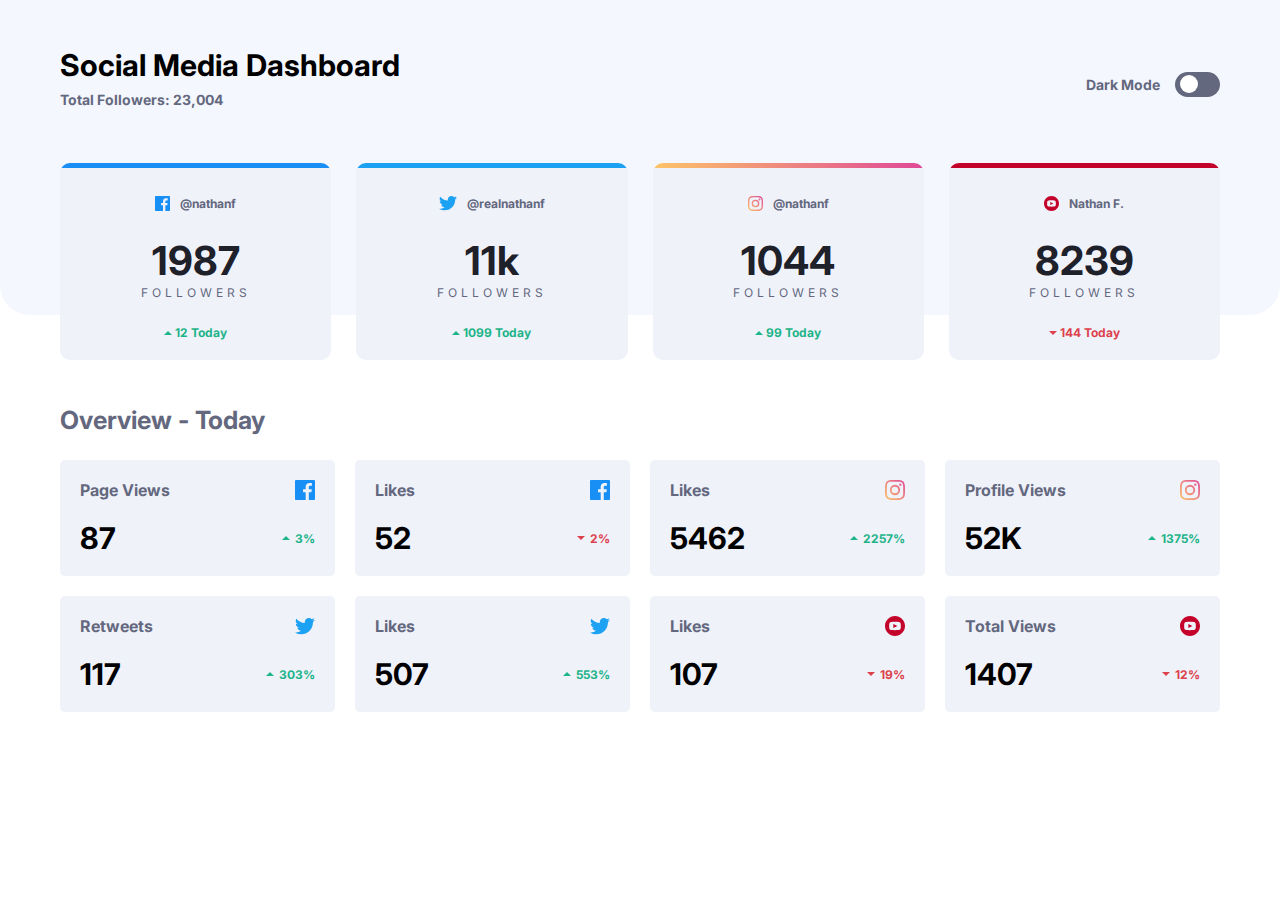
<file: index.html>
<!DOCTYPE html>
<html lang="en">
	<head>
		<meta charset="UTF-8" />
		<meta name="viewport" content="width=device-width, initial-scale=1.0" />
		<link
			rel="icon"
			type="image/png"
			sizes="32x32"
			href="./images/favicon-32x32.png" />

		<title>Frontend Mentor | Social Media Dashboard</title>
		<link rel="stylesheet" href="./css/style.css" />
		<script type="module" defer src="./js/script.js"></script>
	</head>
	<body>
		<div class="container">
			<header class="header">
				<article class="header__left">
					<h1 class="primary-heading">Social Media Dashboard</h1>
					<p class="secondary-heading">Total Followers: 23,004</p>
				</article>
				<article class="header__right">
					<p class="header__right__text">Dark Mode</p>
					<div class="switch" data-theme="dark">
						<div class="circle"></div>
					</div>
				</article>
			</header>
			<main class="main">
				<section class="stats stats--social-media">
					<div class="stats__container"></div>
				</section>
				<section class="overview overview--social-media">
					<h2 class="overview__heading">Overview - Today</h2>
					<div class="overview__container">
						<div class="overview__card">
							<div class="overview__top">
								<p class="overview__top__text">Page Views</p>
								<img
									src="./images/icon-facebook.svg"
									alt="facebook icon" />
							</div>
							<div class="overview__bottom">
								<p class="overview__bottom__number">86</p>
								<p class="overview__bottom__today">
									<img
										src="./images/icon-up.svg"
										alt="up arrow icon" />
									3%
								</p>
							</div>
						</div>
					</div>
				</section>
			</main>
		</div>
	</body>
</html>

<!-- 						<article class="card card--stats card--facebook">
							<p class="card__name">
								<img
									src="./images/icon-facebook.svg"
									alt="facebook icon" />
								@nathanf
							</p>
							<p class="card__followers">
								<span class="card__followers__number">
									1987
								</span>
								<span class="card__followers__text">
									Followers
								</span>
							</p>
							<p class="card__today">
								<img
									src="./images/icon-up.svg"
									alt="up arrow icon" />
								12 Today
							</p>
						</article> -->
</file>
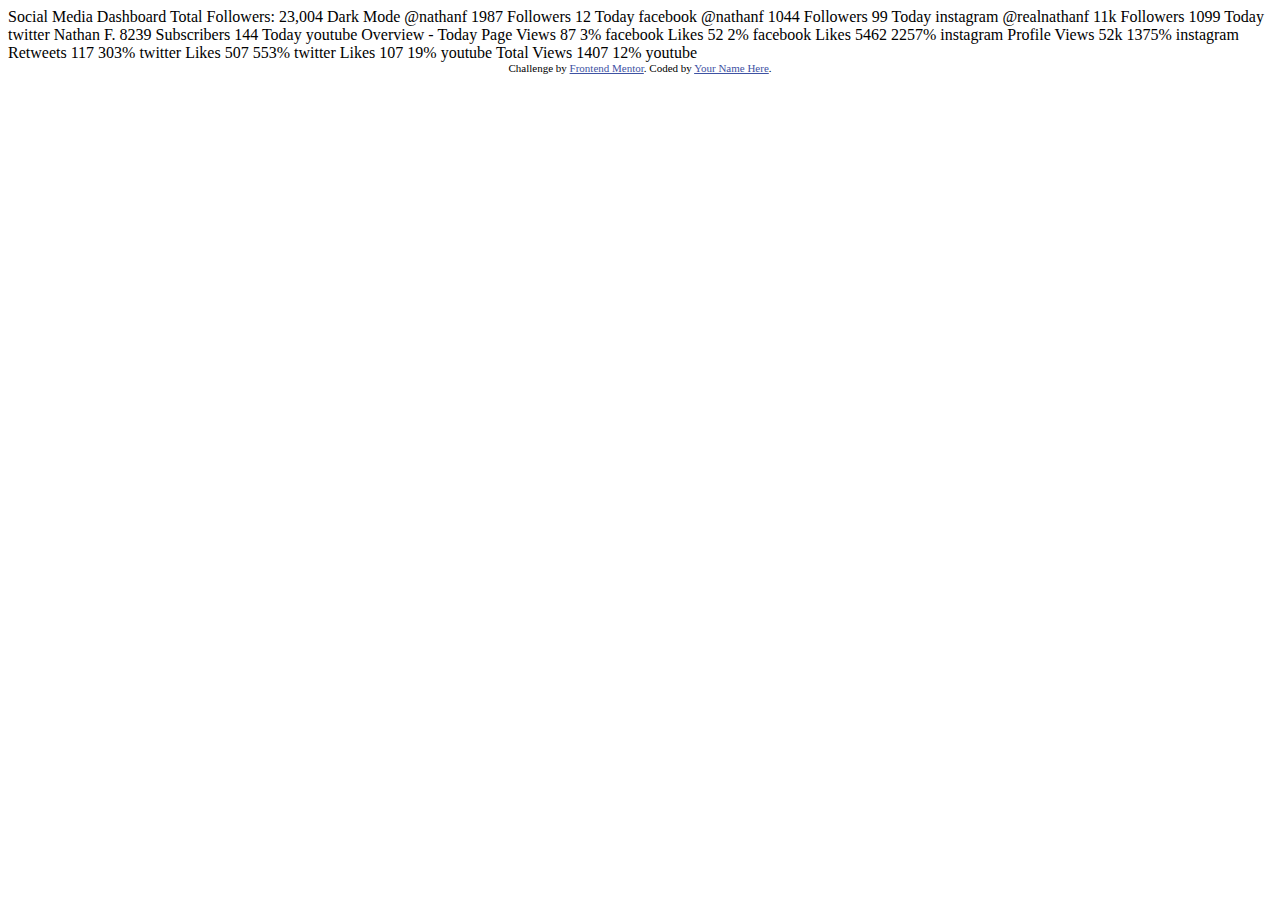
<file: index-copy.html>
<!DOCTYPE html>
<html lang="en">
<head>
  <meta charset="UTF-8">
  <meta name="viewport" content="width=device-width, initial-scale=1.0"> <!-- displays site properly based on user's device -->

  <link rel="icon" type="image/png" sizes="32x32" href="./images/favicon-32x32.png">
  
  <title>Frontend Mentor | [Challenge Name Here]</title>

  <!-- Feel free to remove these styles or customise in your own stylesheet 👍 -->
  <style>
    .attribution { font-size: 11px; text-align: center; }
    .attribution a { color: hsl(228, 45%, 44%); }
  </style>
</head>
<body>

  Social Media Dashboard
  Total Followers: 23,004

  Dark Mode

  

  @nathanf
  1987
  Followers
  12 Today
  facebook

  @nathanf
  1044
  Followers
  99 Today
  instagram

  @realnathanf
  11k
  Followers
  1099 Today
  twitter

  Nathan F.
  8239
  Subscribers
  144 Today
  youtube



  Overview - Today

  Page Views
  87
  3%
  facebook

  Likes
  52
  2%
  facebook

  Likes
  5462
  2257%
  instagram

  Profile Views
  52k
  1375%
  instagram

  Retweets
  117
  303%
  twitter

  Likes
  507
  553%
  twitter

  Likes
  107
  19%
  youtube

  Total Views
  1407
  12%
  youtube
  
  <div class="attribution">
    Challenge by <a href="https://www.frontendmentor.io?ref=challenge" target="_blank">Frontend Mentor</a>. 
    Coded by <a href="#">Your Name Here</a>.
  </div>
</body>
</html>
</file>
<file: css/style.css>
@import url("https://fonts.googleapis.com/css2?family=Inter:wght@400;700&display=swap");
:root {
  --clr-primary-01: hsl(163, 72%, 41%);
  --clr-primary-02: hsl(356, 69%, 56%);
  --clr-facebook: hsl(208, 92%, 53%);
  --clr-twitter: hsl(203, 89%, 53%);
  --clr-instagram: linear-gradient(
  	to right,
  	hsl(37, 97%, 70%),
  	hsl(329, 70%, 58%)
  );
  --clr-youtube: hsl(348, 97%, 39%);
  /* DARK THEME */
  --clr-dark-theme-01: hsl(230, 17%, 14%);
  --clr-dark-theme-02: hsl(232, 19%, 15%);
  --clr-dark-theme-03: hsl(228, 28%, 20%);
  --clr-dark-theme-text: hsl(228, 34%, 66%);
  --clr-dark-theme-white-text: hsl(0, 0%, 100%);
  --clr-dark-theme-toggle: hsl(230, 22%, 74%);
  /* LIGHT THEME */
  --clr-light-theme-01: hsl(0, 0%, 100%);
  --clr-light-theme-02: hsl(225, 100%, 98%);
  --clr-light-theme-03: hsl(227, 47%, 96%);
  --clr-light-theme-text: hsl(228, 12%, 44%);
  --clr-light-theme-dark-text: hsl(230, 17%, 14%);
  --clr-light-theme-toggle: linear-gradient(
  	to right,
  	hsl(210, 78%, 56%),
  	hsl(146, 68%, 55%)
  );
  /* FONT FAMILY */
  --font-family-primary: "Inter", sans-serif;
  /* FONT WEIGHT */
  --font-weight-regular: 400;
  --font-weight-bold: 700;
}

*,
*::before,
*::after {
  margin: 0;
  padding: 0;
  -webkit-box-sizing: inherit;
          box-sizing: inherit;
}

html {
  font-size: 62.5%;
}

body {
  -webkit-box-sizing: border-box;
          box-sizing: border-box;
  font-family: var(--font-family-primary);
  -webkit-transition: all 0.5s ease-in-out;
  transition: all 0.5s ease-in-out;
}

.container {
  width: 100%;
  max-width: 120rem;
  margin: 0 auto;
  padding: 3rem 2rem;
}
@media (min-width: 768px) {
  .container {
    padding-top: 2rem;
  }
}

.header__left {
  border-bottom: 0.1rem solid var(--clr-light-theme-text);
  padding-bottom: 1.5rem;
}
@media (min-width: 768px) {
  .header__left {
    border-bottom: none;
    padding-bottom: 0;
  }
}

.header__right {
  display: -webkit-box;
  display: -ms-flexbox;
  display: flex;
  -webkit-box-align: center;
      -ms-flex-align: center;
          align-items: center;
  -webkit-box-pack: justify;
      -ms-flex-pack: justify;
          justify-content: space-between;
  padding: 2rem 0 0;
}
@media (min-width: 768px) {
  .header__right {
    gap: 1.5rem;
  }
}

@media (min-width: 768px) {
  .header {
    display: -webkit-box;
    display: -ms-flexbox;
    display: flex;
    -webkit-box-align: center;
        -ms-flex-align: center;
            align-items: center;
    -webkit-box-pack: justify;
        -ms-flex-pack: justify;
            justify-content: space-between;
    padding: 2rem 0 0;
  }
  .header::before {
    content: "";
    background-color: var(--clr-light-theme-02);
    border-bottom-left-radius: 3rem;
    border-bottom-right-radius: 3rem;
    position: absolute;
    top: 0;
    left: 0;
    z-index: -2;
    width: 100%;
    height: 35vh;
  }
}
.main {
  margin-top: 4rem;
}
@media (min-width: 768px) {
  .main {
    margin-top: 6rem;
  }
}

.stats__container {
  display: -webkit-box;
  display: -ms-flexbox;
  display: flex;
  -webkit-box-orient: vertical;
  -webkit-box-direction: normal;
      -ms-flex-direction: column;
          flex-direction: column;
  gap: 2.5rem;
}
@media (min-width: 768px) {
  .stats__container {
    display: -ms-grid;
    display: grid;
    -ms-grid-columns: (1fr)[4];
    grid-template-columns: repeat(4, 1fr);
  }
}

.overview--social-media {
  margin-top: 4rem;
}
@media (min-width: 768px) {
  .overview--social-media {
    margin-top: 4.5rem;
  }
}

.overview__container {
  display: -webkit-box;
  display: -ms-flexbox;
  display: flex;
  -webkit-box-orient: vertical;
  -webkit-box-direction: normal;
      -ms-flex-direction: column;
          flex-direction: column;
  gap: 2rem;
  margin-top: 2rem;
}
@media (min-width: 768px) {
  .overview__container {
    display: -ms-grid;
    display: grid;
    -ms-grid-columns: 1fr 2rem 1fr 2rem 1fr 2rem 1fr;
    grid-template-columns: repeat(4, 1fr);
    gap: 2rem;
    margin-top: 2.5rem;
  }
}

.primary-heading {
  font-size: 2rem;
  line-height: 1.7;
}
@media (min-width: 768px) {
  .primary-heading {
    font-size: 3rem;
  }
}

.secondary-heading {
  color: var(--clr-light-theme-text);
  font-weight: var(--font-weight-bold);
  font-size: 1.2rem;
}
@media (min-width: 768px) {
  .secondary-heading {
    font-size: 1.4rem;
  }
}

.header__right__text {
  color: var(--clr-light-theme-text);
  font-size: 1.2rem;
  font-weight: var(--font-weight-bold);
}
@media (min-width: 768px) {
  .header__right__text {
    font-size: 1.4rem;
  }
}

.switch {
  cursor: pointer;
  background: var(--clr-light-theme-text);
  border-radius: 10rem;
  position: relative;
  width: 4.5rem;
  height: 2.5rem;
  -webkit-transition: all 0.3s ease-in-out;
  transition: all 0.3s ease-in-out;
}

.circle {
  background: var(--clr-light-theme-01);
  width: 1.8rem;
  height: 1.8rem;
  border-radius: 50%;
  position: absolute;
  top: 50%;
  left: 1.4rem;
  -webkit-transform: translate(-50%, -50%);
          transform: translate(-50%, -50%);
  -webkit-transition: all 0.3s ease-in-out;
  transition: all 0.3s ease-in-out;
}

.switch--active {
  background-image: var(--clr-light-theme-toggle);
}

.switch--active .circle {
  left: 3.1rem;
}

.card {
  border-bottom-left-radius: 1rem;
  border-bottom-right-radius: 1rem;
  display: -webkit-box;
  display: -ms-flexbox;
  display: flex;
  -webkit-box-orient: vertical;
  -webkit-box-direction: normal;
      -ms-flex-direction: column;
          flex-direction: column;
  -webkit-box-align: center;
      -ms-flex-align: center;
          align-items: center;
  -webkit-box-pack: center;
      -ms-flex-pack: center;
          justify-content: center;
  gap: 2.5rem;
  background-color: var(--clr-light-theme-03);
  padding: 2.8rem 0 2rem;
  position: relative;
}
.card::before {
  content: "";
  border-radius: 1rem;
  position: absolute;
  top: -0.5rem;
  left: 0;
  z-index: -1;
  width: 100%;
  height: 100%;
}
.card--facebook::before {
  background-color: var(--clr-facebook);
}
.card--twitter::before {
  background-color: var(--clr-twitter);
}
.card--instagram::before {
  background-image: var(--clr-instagram);
}
.card--youtube::before {
  background-color: var(--clr-youtube);
}
.card__name {
  color: var(--clr-light-theme-text);
  font-weight: var(--font-weight-bold);
  display: -webkit-box;
  display: -ms-flexbox;
  display: flex;
  -webkit-box-align: center;
      -ms-flex-align: center;
          align-items: center;
  gap: 1rem;
}
@media (min-width: 768px) {
  .card__name {
    font-size: 1.2rem;
  }
}
.card__followers span {
  display: block;
  text-align: center;
}
.card__followers__number {
  color: var(--clr-light-theme-dark-text);
  font-size: 4rem;
  font-weight: var(--font-weight-bold);
}
.card__followers__text {
  color: var(--clr-light-theme-text);
  font-size: 1.2rem;
  font-weight: var(--font-weight-regular);
  text-transform: uppercase;
  letter-spacing: 0.4rem;
}
.card__today {
  color: var(--clr-primary-01);
  font-weight: var(--font-weight-bold);
  display: -webkit-box;
  display: -ms-flexbox;
  display: flex;
  -webkit-box-align: center;
      -ms-flex-align: center;
          align-items: center;
  gap: 0.3rem;
}
@media (min-width: 768px) {
  .card__today {
    font-size: 1.2rem;
  }
}
.card:last-child .card__today {
  color: var(--clr-primary-02);
}
.card__name img {
  height: 1.5rem;
}

.overview__heading {
  color: var(--clr-light-theme-text);
  font-size: 2rem;
}
@media (min-width: 768px) {
  .overview__heading {
    font-size: 2.5rem;
  }
}

.overview__card {
  background-color: var(--clr-light-theme-03);
}
@media (min-width: 768px) {
  .overview__card {
    padding: 2.5rem;
  }
}

.overview__card {
  border-radius: 0.5rem;
  padding: 2em;
}

.overview__top {
  margin-bottom: 2rem;
}
.overview__top__text {
  color: var(--clr-light-theme-text);
  font-weight: var(--font-weight-bold);
  font-size: 1.4rem;
}
@media (min-width: 768px) {
  .overview__top__text {
    font-size: 1.6rem;
  }
}

.overview__bottom__number {
  font-size: 3rem;
  font-weight: var(--font-weight-bold);
}
.overview__bottom__today {
  font-weight: var(--font-weight-bold);
  display: -webkit-box;
  display: -ms-flexbox;
  display: flex;
  -webkit-box-align: center;
      -ms-flex-align: center;
          align-items: center;
  gap: 0.5rem;
}
@media (min-width: 768px) {
  .overview__bottom__today {
    font-size: 1.2rem;
  }
}
.overview__bottom__today--decrease {
  color: var(--clr-primary-02);
}
.overview__bottom__today--increase {
  color: var(--clr-primary-01);
}

.overview__top,
.overview__bottom {
  display: -webkit-box;
  display: -ms-flexbox;
  display: flex;
  -webkit-box-align: center;
      -ms-flex-align: center;
          align-items: center;
  -webkit-box-pack: justify;
      -ms-flex-pack: justify;
          justify-content: space-between;
}

.dark {
  color: var(--clr-dark-theme-white-text);
  background-color: var(--clr-dark-theme-02);
}

.dark .header::before {
  -webkit-transition: all 0.9s ease-in-out;
  transition: all 0.9s ease-in-out;
}

.dark .header::before {
  content: "";
  background-color: var(--clr-dark-theme-01);
  border-bottom-left-radius: 3rem;
  border-bottom-right-radius: 3rem;
  position: absolute;
  top: 0;
  left: 0;
  z-index: -2;
  width: 100%;
  height: 35vh;
}

.dark .card__followers__number,
.dark .overview__heading {
  color: var(--clr-dark-theme-white-text);
}

.dark .card--stats,
.dark .overview__card {
  background-color: var(--clr-dark-theme-03);
}

.dark .card__name,
.dark .overview__top__text,
.dark .card__followers__text {
  color: var(--clr-dark-theme-text);
}
</file>
